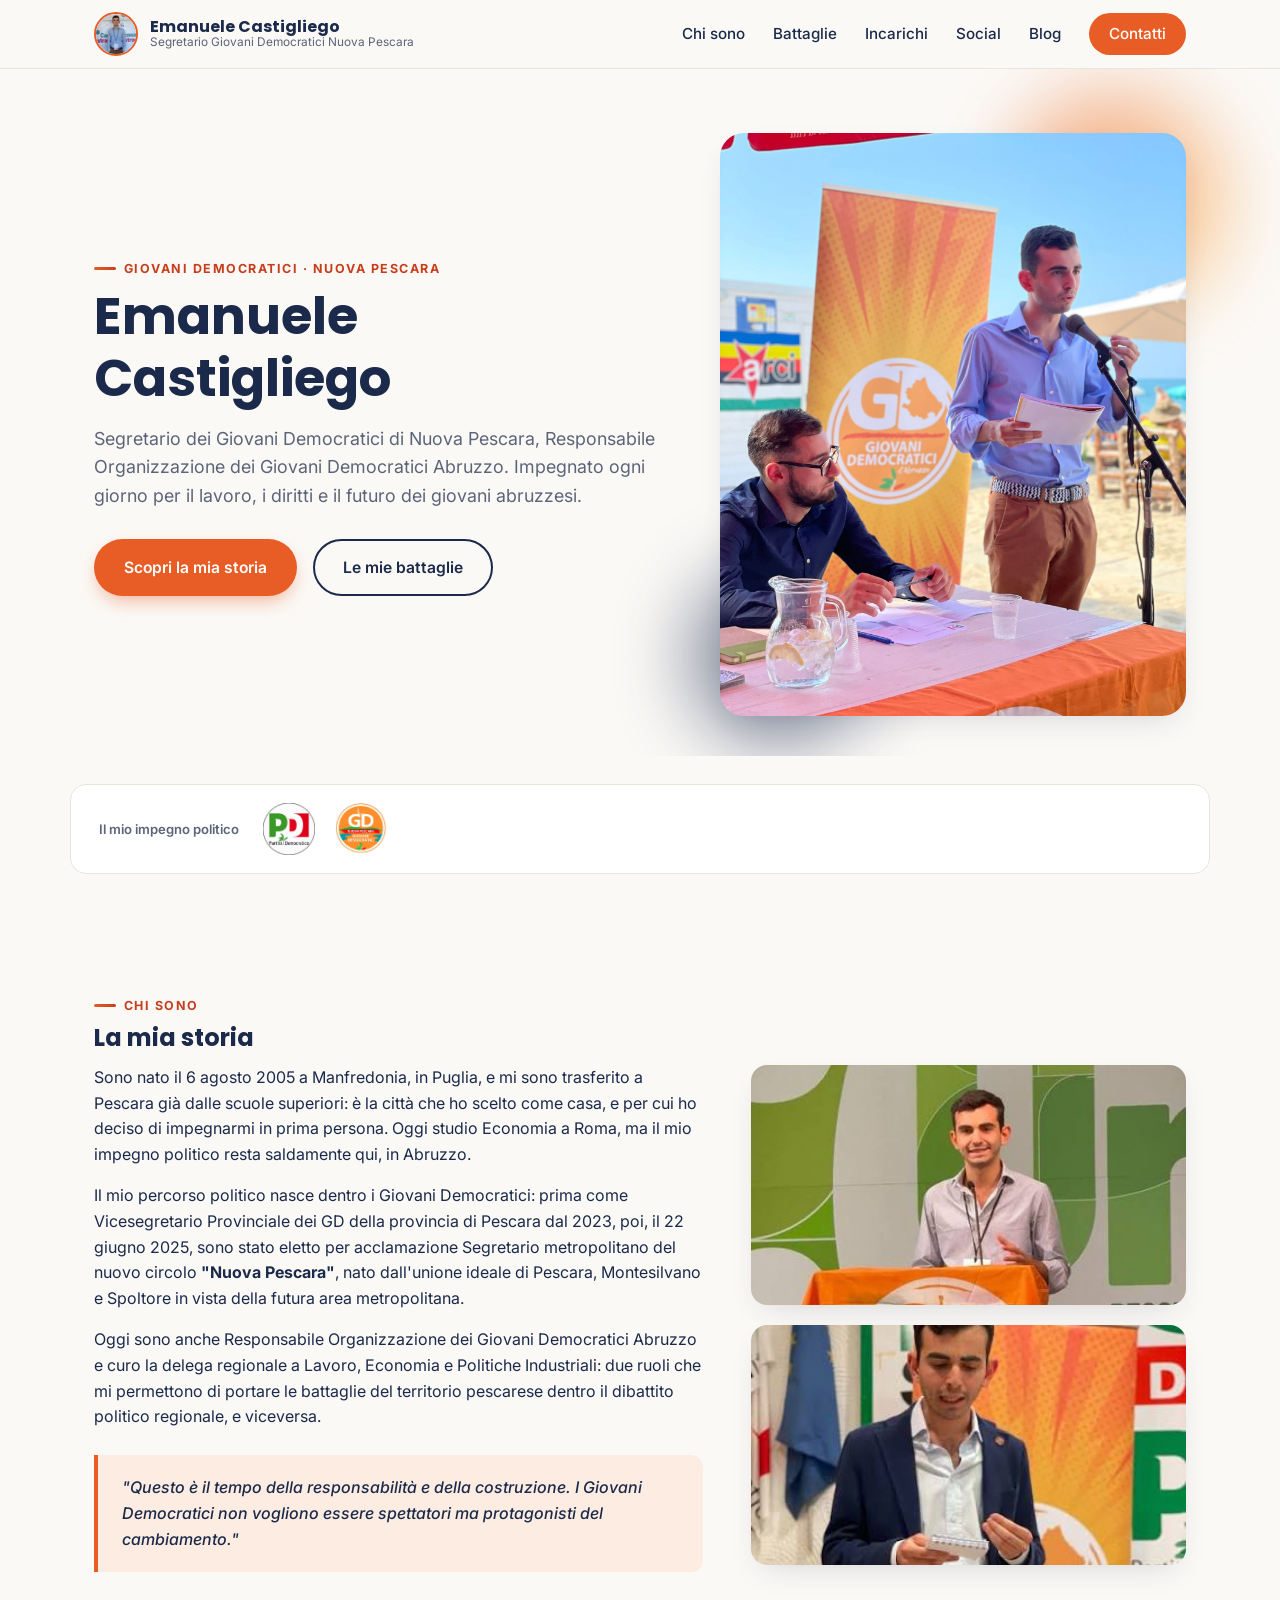
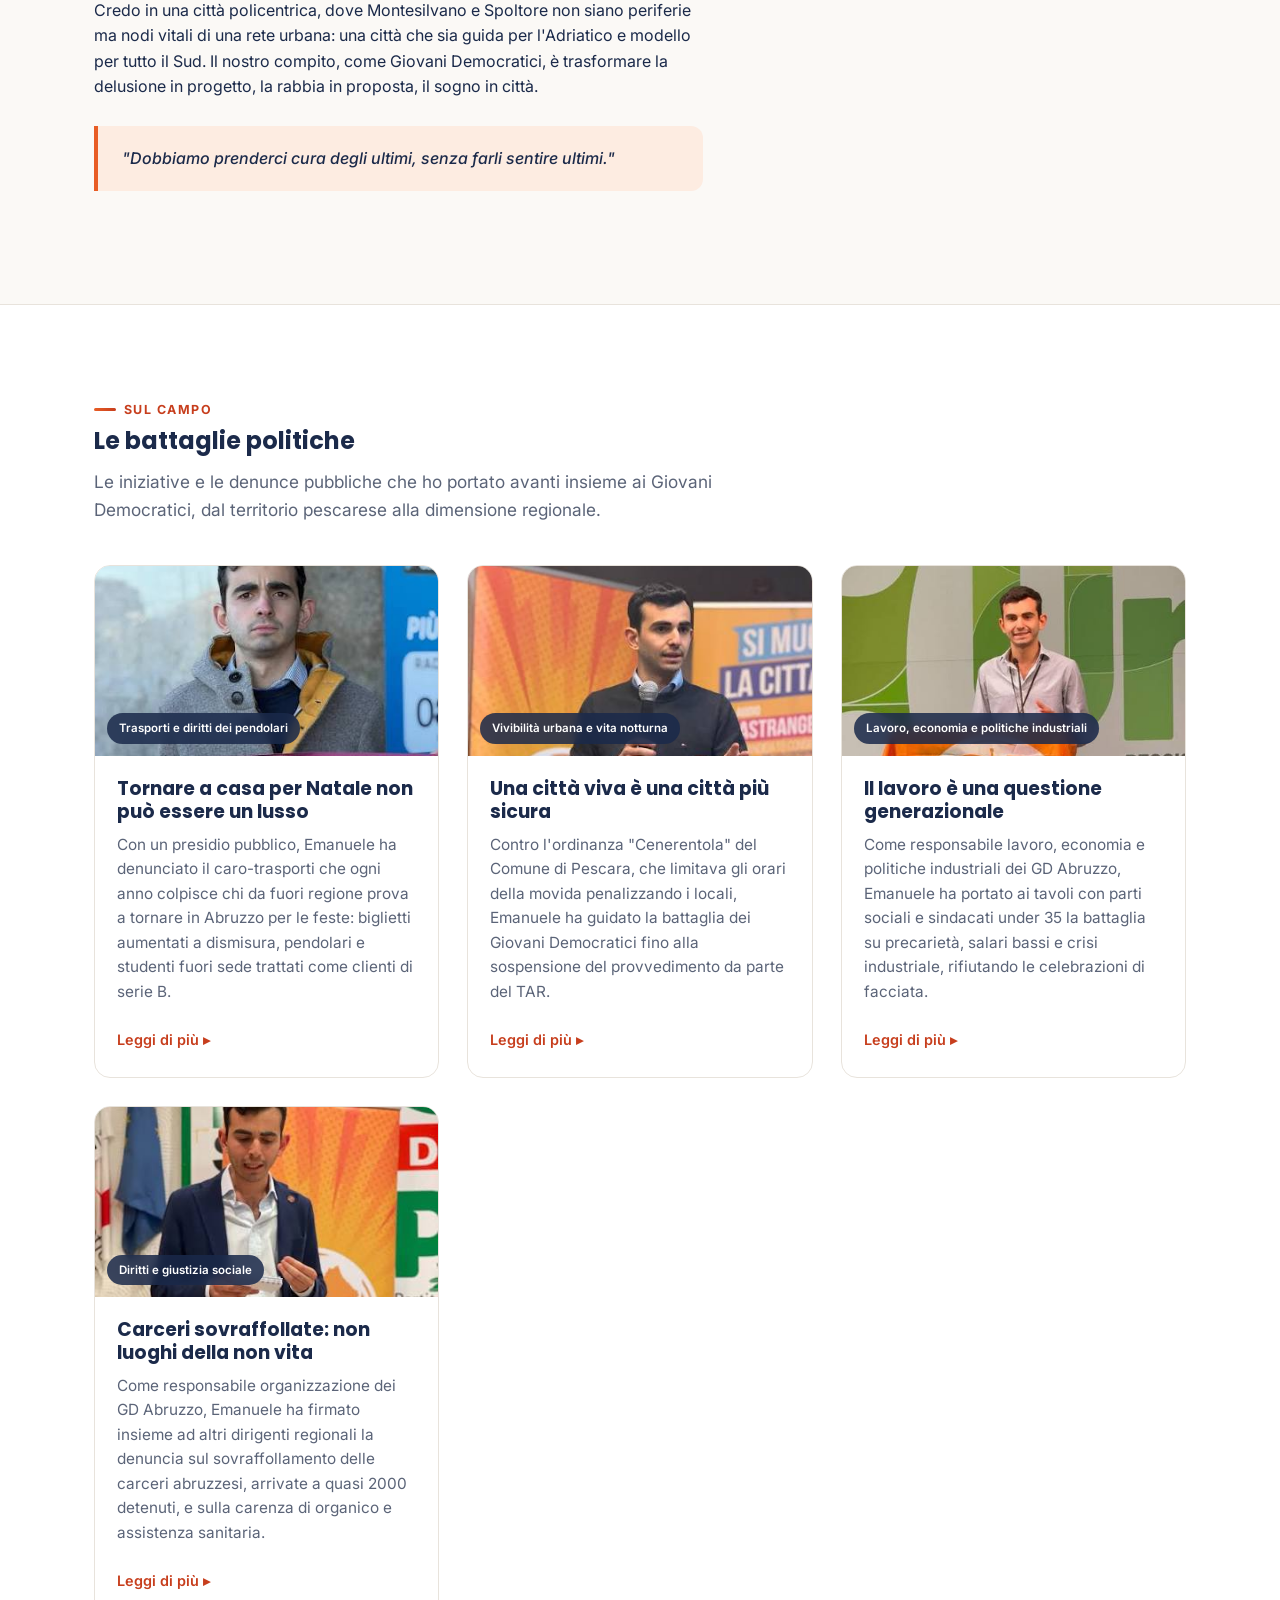
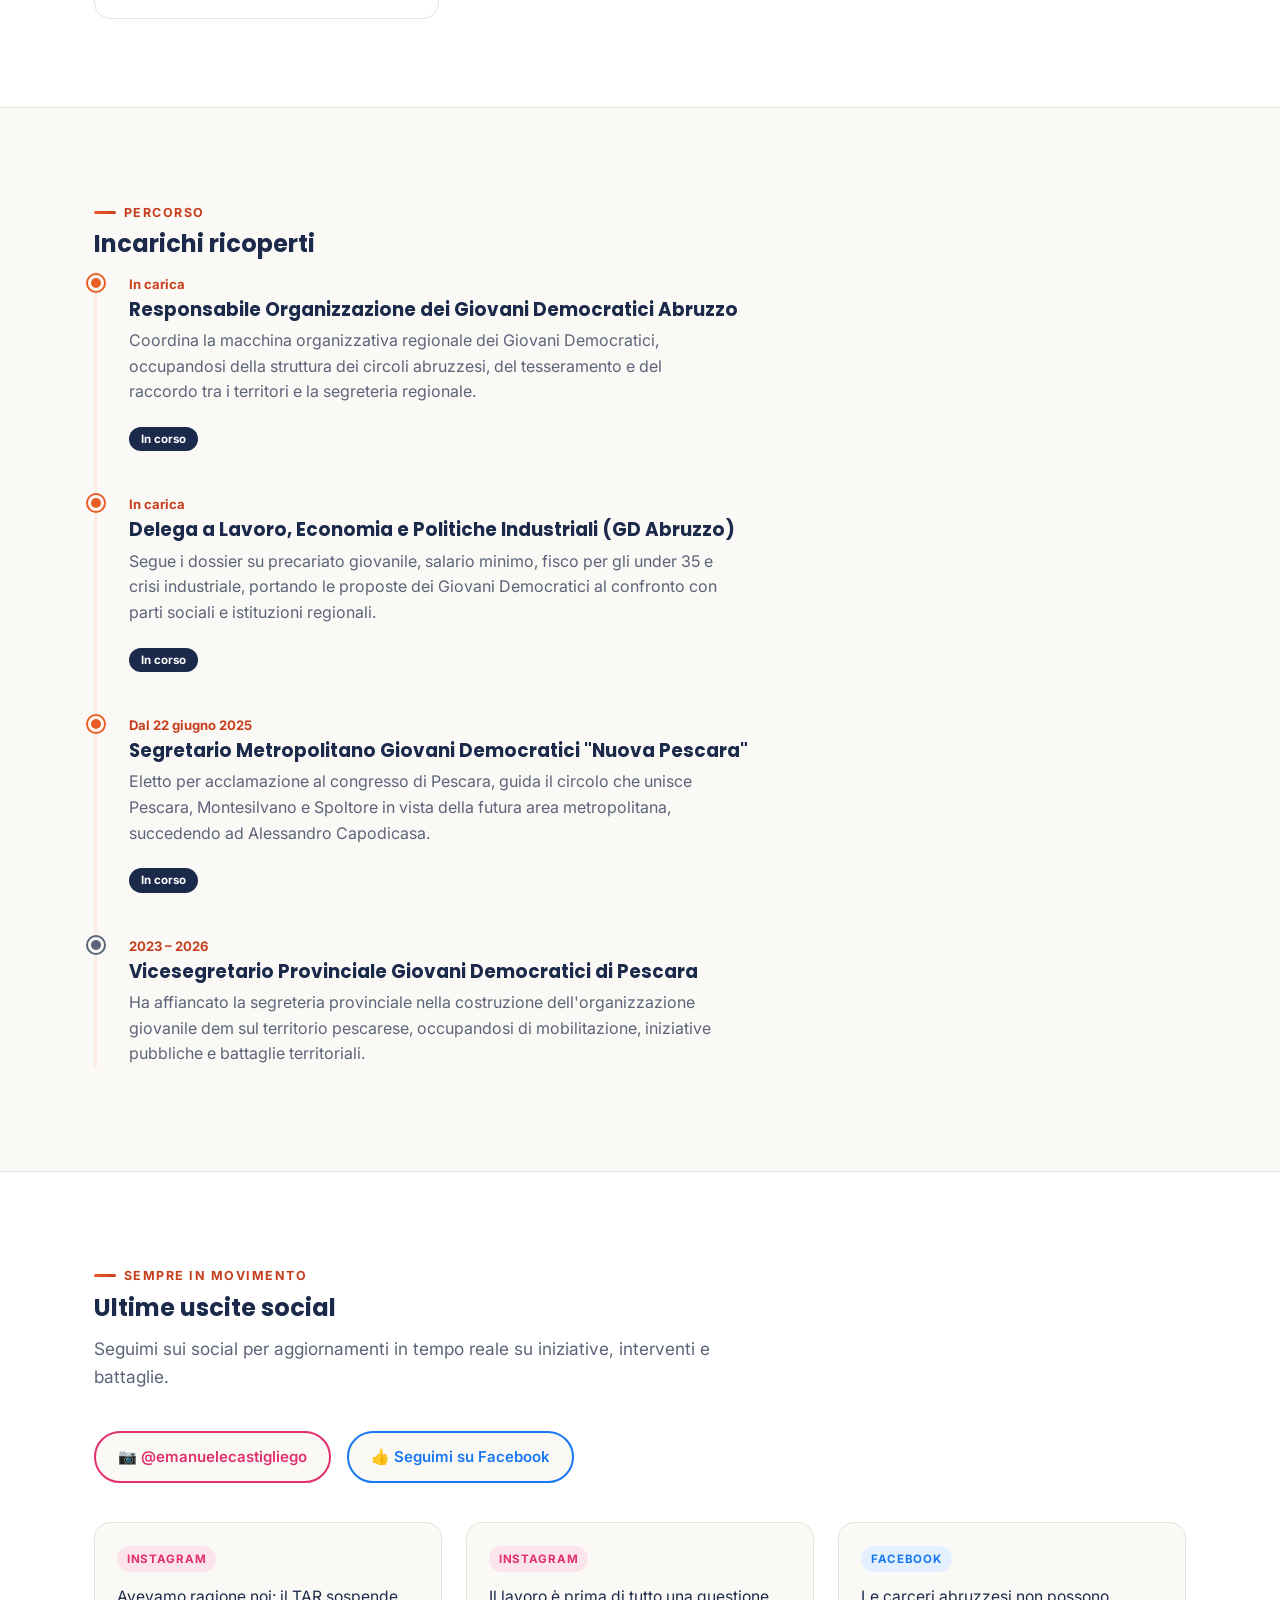
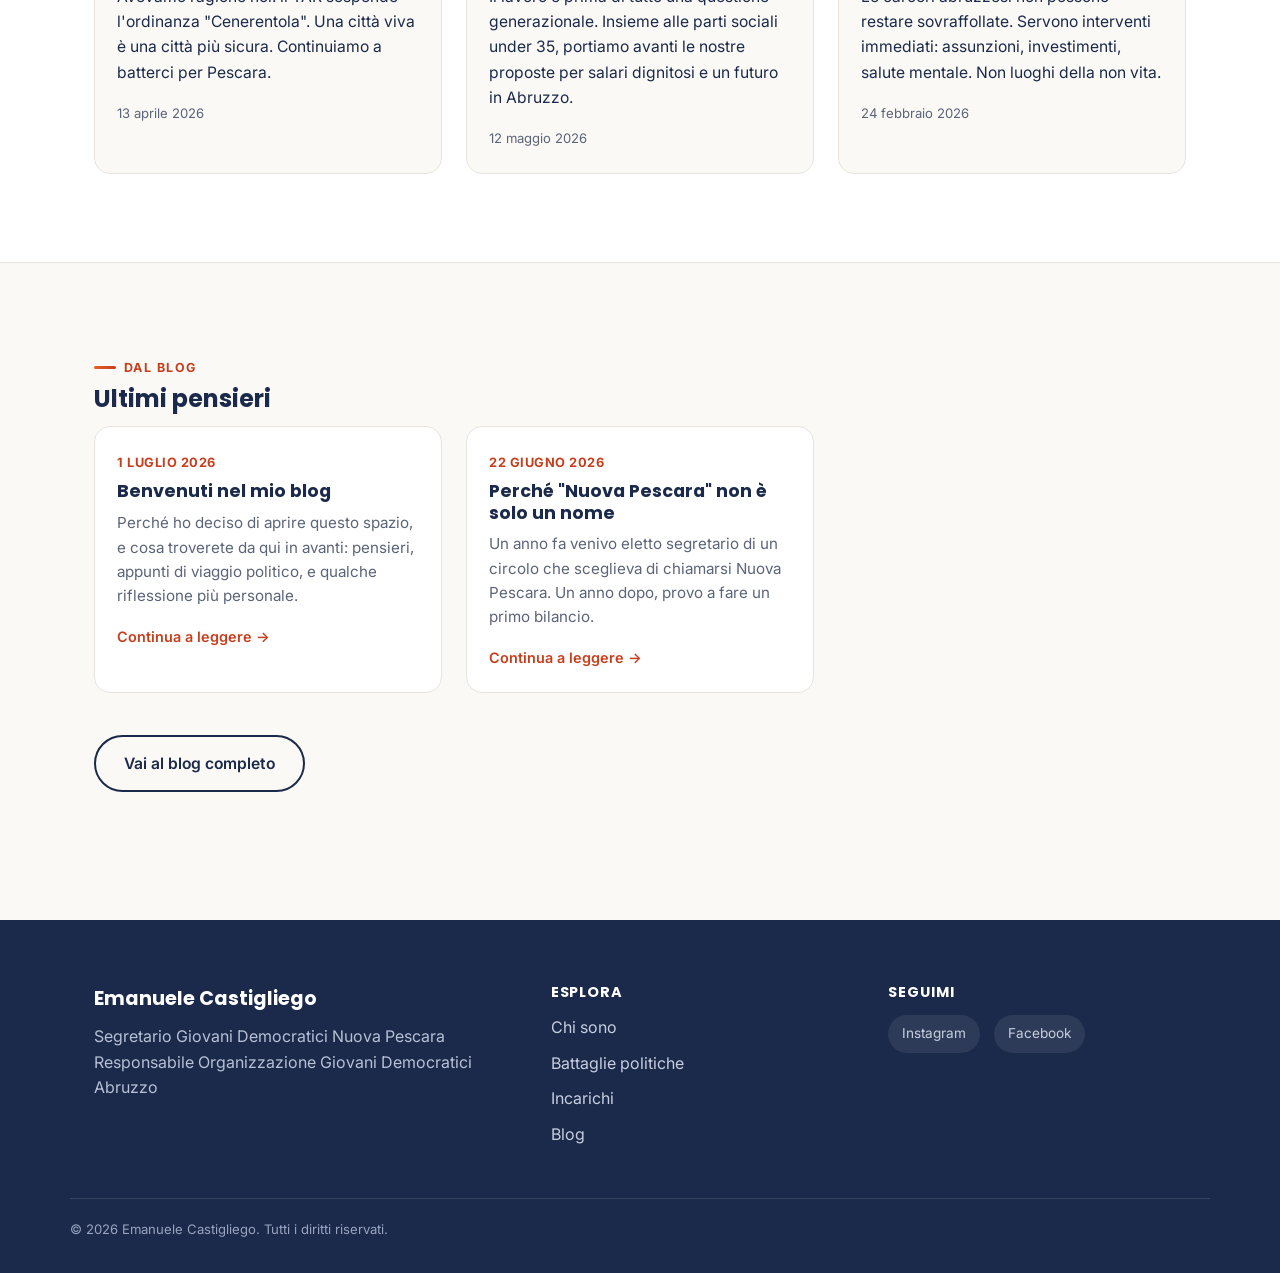
<file: index.html>
<!DOCTYPE html>
<html lang="it">
<head>
<meta charset="UTF-8">
<meta name="viewport" content="width=device-width, initial-scale=1.0">
<title>Emanuele Castigliego — Segretario Giovani Democratici Nuova Pescara</title>
<meta name="description" content="Sito ufficiale di Emanuele Castigliego, Segretario dei Giovani Democratici di Nuova Pescara e Responsabile Organizzazione dei Giovani Democratici Abruzzo.">
<meta property="og:title" content="Emanuele Castigliego">
<meta property="og:description" content="Segretario dei Giovani Democratici di Nuova Pescara e Responsabile Organizzazione dei Giovani Democratici Abruzzo.">
<meta property="og:type" content="website">
<meta property="og:image" content="/images/hero/badge-headshot.jpg">
<meta name="twitter:card" content="summary_large_image">
<link rel="icon" href="/favicon.svg" type="image/svg+xml">
<link rel="preconnect" href="https://fonts.googleapis.com">
<link rel="preconnect" href="https://fonts.gstatic.com" crossorigin>
<link href="https://fonts.googleapis.com/css2?family=Poppins:wght@600;700;800&family=Inter:wght@400;500;600&display=swap" rel="stylesheet">
<link rel="stylesheet" href="/css/style.css">
</head>
<body>

<header class="site-header">
  <div class="container header-inner">
    <a href="/" class="brand">
      <img id="brand-photo" src="/images/hero/badge-headshot.jpg" alt="Emanuele Castigliego" class="brand-photo" style="object-position: 50.2% 19.8%;">
      <span class="brand-text">
        <strong>Emanuele Castigliego</strong>
        <small id="brand-subtitle">Segretario Giovani Democratici Nuova Pescara</small>
      </span>
    </a>
    <button class="nav-toggle" aria-label="Apri il menu" aria-expanded="false">
      <span></span><span></span><span></span>
    </button>
    <nav class="main-nav">
      <a href="#storia">Chi sono</a>
      <a href="#battaglie">Battaglie</a>
      <a href="#incarichi">Incarichi</a>
      <a href="#social">Social</a>
      <a href="/blog.html">Blog</a>
      <a href="#contatti" class="nav-cta">Contatti</a>
    </nav>
  </div>
</header>

<main>

<section class="hero">
  <div class="container hero-inner">
    <div class="hero-text">
      <p class="eyebrow" id="hero-eyebrow">Giovani Democratici · Nuova Pescara</p>
      <h1 id="hero-titolo">Emanuele Castigliego</h1>
      <p class="hero-lead" id="hero-lead">Segretario dei Giovani Democratici di Nuova Pescara, Responsabile Organizzazione dei Giovani Democratici Abruzzo. Impegnato ogni giorno per il lavoro, i diritti e il futuro dei giovani abruzzesi.</p>
      <div class="hero-actions">
        <a href="#storia" class="btn btn-primary">Scopri la mia storia</a>
        <a href="#battaglie" class="btn btn-outline" style="margin-top:0;">Le mie battaglie</a>
      </div>
    </div>
    <div class="hero-media reveal">
      <div class="hero-blob hero-blob-1"></div>
      <div class="hero-blob hero-blob-2"></div>
      <img id="hero-immagine" src="/images/generic/congresso-spiaggia.jpg" alt="Emanuele Castigliego interviene al congresso dei Giovani Democratici" loading="eager" style="object-position: 74.8% 24.6%;">
    </div>
  </div>
</section>

<section class="loghi-bar reveal">
  <div class="container loghi-bar-inner">
    <span class="loghi-label">Il mio impegno politico</span>
    <div class="loghi-list">
      <a href="https://www.partitodemocratico.it/" target="_blank" rel="noopener" class="logo-item">
        <img src="/images/loghi/logo-pd.jpg" alt="Partito Democratico">
      </a>
      <span class="logo-item">
        <img src="/images/loghi/logo-gd-nuova-pescara.jpg" alt="Giovani Democratici Nuova Pescara">
      </span>
    </div>
  </div>
</section>

<section class="section" id="storia">
  <div class="container">
    <p class="eyebrow reveal">Chi sono</p>
    <h2 class="reveal">La mia storia</h2>
    <div class="storia-grid">
      <div class="storia-testo reveal" id="storia-testo">
        <p>Caricamento in corso…</p>
      </div>
      <div class="storia-foto reveal-group" id="storia-foto"></div>
    </div>
  </div>
</section>

<section class="section section-alt" id="battaglie">
  <div class="container">
    <p class="eyebrow reveal">Sul campo</p>
    <h2 class="reveal">Le battaglie politiche</h2>
    <p class="section-intro reveal">Le iniziative e le denunce pubbliche che ho portato avanti insieme ai Giovani Democratici, dal territorio pescarese alla dimensione regionale.</p>
    <div class="battaglie-grid reveal-group" id="battaglie-grid">
      <p>Caricamento in corso…</p>
    </div>
  </div>
</section>

<section class="section" id="incarichi">
  <div class="container">
    <p class="eyebrow reveal">Percorso</p>
    <h2 class="reveal">Incarichi ricoperti</h2>
    <div class="timeline reveal-group" id="incarichi-timeline">
      <p>Caricamento in corso…</p>
    </div>
  </div>
</section>

<section class="section section-alt" id="social">
  <div class="container">
    <p class="eyebrow reveal">Sempre in movimento</p>
    <h2 class="reveal">Ultime uscite social</h2>
    <p class="section-intro reveal">Seguimi sui social per aggiornamenti in tempo reale su iniziative, interventi e battaglie.</p>
    <div class="social-follow reveal" id="social-follow"></div>
    <div class="social-grid reveal-group" id="social-grid">
      <p>Caricamento in corso…</p>
    </div>
  </div>
</section>

<section class="section" id="blog-preview">
  <div class="container">
    <p class="eyebrow reveal">Dal blog</p>
    <h2 class="reveal">Ultimi pensieri</h2>
    <div class="blog-preview-grid reveal-group" id="blog-preview-grid">
      <p>Caricamento in corso…</p>
    </div>
    <a href="/blog.html" class="btn btn-outline">Vai al blog completo</a>
  </div>
</section>

</main>

<footer class="site-footer" id="contatti">
  <div class="container footer-inner">
    <div class="footer-brand">
      <strong>Emanuele Castigliego</strong>
      <p>Segretario Giovani Democratici Nuova Pescara<br>Responsabile Organizzazione Giovani Democratici Abruzzo</p>
    </div>
    <div class="footer-links">
      <h4>Esplora</h4>
      <a href="#storia">Chi sono</a>
      <a href="#battaglie">Battaglie politiche</a>
      <a href="#incarichi">Incarichi</a>
      <a href="/blog.html">Blog</a>
    </div>
    <div class="footer-social">
      <h4>Seguimi</h4>
      <div class="social-icons" id="footer-social-icons"></div>
      <a class="footer-email" id="footer-email" href="#" style="display:none;"></a>
    </div>
  </div>
  <div class="container footer-bottom">
    <p>&copy; <span id="footer-year">2026</span> Emanuele Castigliego. Tutti i diritti riservati.</p>
  </div>
</footer>

<script src="/js/main.js"></script>
<script src="/js/animations.js"></script>
<script src="/js/site-data.js"></script>
<script src="/js/render-home.js"></script>
</body>
</html>
</file>
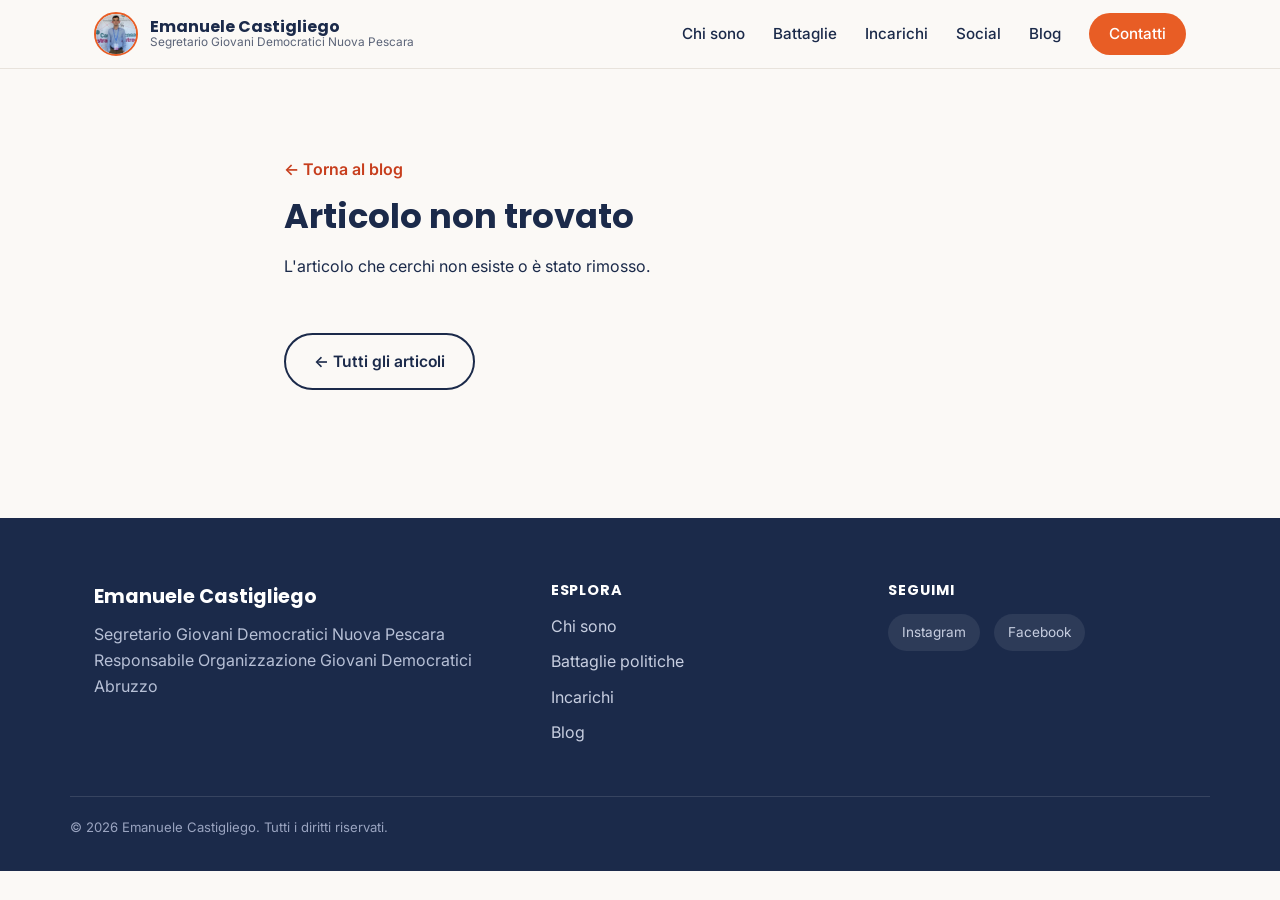
<file: blog-post.html>
<!DOCTYPE html>
<html lang="it">
<head>
<meta charset="UTF-8">
<meta name="viewport" content="width=device-width, initial-scale=1.0">
<title id="page-title">Articolo — Emanuele Castigliego</title>
<meta name="description" id="page-description" content="Blog di Emanuele Castigliego">
<link rel="icon" href="/favicon.svg" type="image/svg+xml">
<link rel="preconnect" href="https://fonts.googleapis.com">
<link rel="preconnect" href="https://fonts.gstatic.com" crossorigin>
<link href="https://fonts.googleapis.com/css2?family=Poppins:wght@600;700;800&family=Inter:wght@400;500;600&display=swap" rel="stylesheet">
<link rel="stylesheet" href="/css/style.css">
</head>
<body>

<header class="site-header">
  <div class="container header-inner">
    <a href="/" class="brand">
      <img id="brand-photo" src="/images/hero/badge-headshot.jpg" alt="Emanuele Castigliego" class="brand-photo" style="object-position: 50.2% 19.8%;">
      <span class="brand-text">
        <strong>Emanuele Castigliego</strong>
        <small id="brand-subtitle">Segretario Giovani Democratici Nuova Pescara</small>
      </span>
    </a>
    <button class="nav-toggle" aria-label="Apri il menu" aria-expanded="false">
      <span></span><span></span><span></span>
    </button>
    <nav class="main-nav">
      <a href="/#storia">Chi sono</a>
      <a href="/#battaglie">Battaglie</a>
      <a href="/#incarichi">Incarichi</a>
      <a href="/#social">Social</a>
      <a href="/blog.html">Blog</a>
      <a href="/#contatti" class="nav-cta">Contatti</a>
    </nav>
  </div>
</header>

<main>
<article class="section post">
  <div class="container post-container" id="post-container">
    <a href="/blog.html" class="back-link">← Torna al blog</a>
    <p>Caricamento in corso…</p>
  </div>
</article>
</main>

<footer class="site-footer" id="contatti">
  <div class="container footer-inner">
    <div class="footer-brand">
      <strong>Emanuele Castigliego</strong>
      <p>Segretario Giovani Democratici Nuova Pescara<br>Responsabile Organizzazione Giovani Democratici Abruzzo</p>
    </div>
    <div class="footer-links">
      <h4>Esplora</h4>
      <a href="/#storia">Chi sono</a>
      <a href="/#battaglie">Battaglie politiche</a>
      <a href="/#incarichi">Incarichi</a>
      <a href="/blog.html">Blog</a>
    </div>
    <div class="footer-social">
      <h4>Seguimi</h4>
      <div class="social-icons" id="footer-social-icons"></div>
      <a class="footer-email" id="footer-email" href="#" style="display:none;"></a>
    </div>
  </div>
  <div class="container footer-bottom">
    <p>&copy; <span id="footer-year">2026</span> Emanuele Castigliego. Tutti i diritti riservati.</p>
  </div>
</footer>

<script src="/js/main.js"></script>
<script src="/js/animations.js"></script>
<script src="/js/site-data.js"></script>
<script>
document.addEventListener("DOMContentLoaded", async () => {
  const container = document.getElementById("post-container");
  const params = new URLSearchParams(window.location.search);
  const slug = params.get("slug");
  try {
    const datiPosts = await caricaJSON("/data/posts.json");
    const posts = datiPosts.posts || [];
    const post = posts.find((p) => p.slug === slug);
    if (!post) {
      container.innerHTML = `
        <a href="/blog.html" class="back-link">← Torna al blog</a>
        <h1>Articolo non trovato</h1>
        <p>L'articolo che cerchi non esiste o è stato rimosso.</p>
        <a href="/blog.html" class="btn btn-outline">← Tutti gli articoli</a>
      `;
      return;
    }
    document.getElementById("page-title").textContent = post.titolo + " — Emanuele Castigliego";
    document.getElementById("page-description").setAttribute("content", post.estratto || "");
    container.innerHTML = `
      <a href="/blog.html" class="back-link">← Torna al blog</a>
      <span class="blog-date">${formattaDataItaliana(post.data)}</span>
      <h1>${post.titolo}</h1>
      ${post.immagine ? `<img class="post-cover" src="${post.immagine}" alt="${post.titolo}" style="object-position: ${post.focus || 'center'};">` : ""}
      <div class="post-content">${markdownSemplice(post.corpo)}</div>
      <a href="/blog.html" class="btn btn-outline">← Tutti gli articoli</a>
    `;
  } catch (e) {
    container.innerHTML = "<p>Non è stato possibile caricare l'articolo.</p>";
    console.error(e);
  }
});
</script>
</body>
</html>
</file>
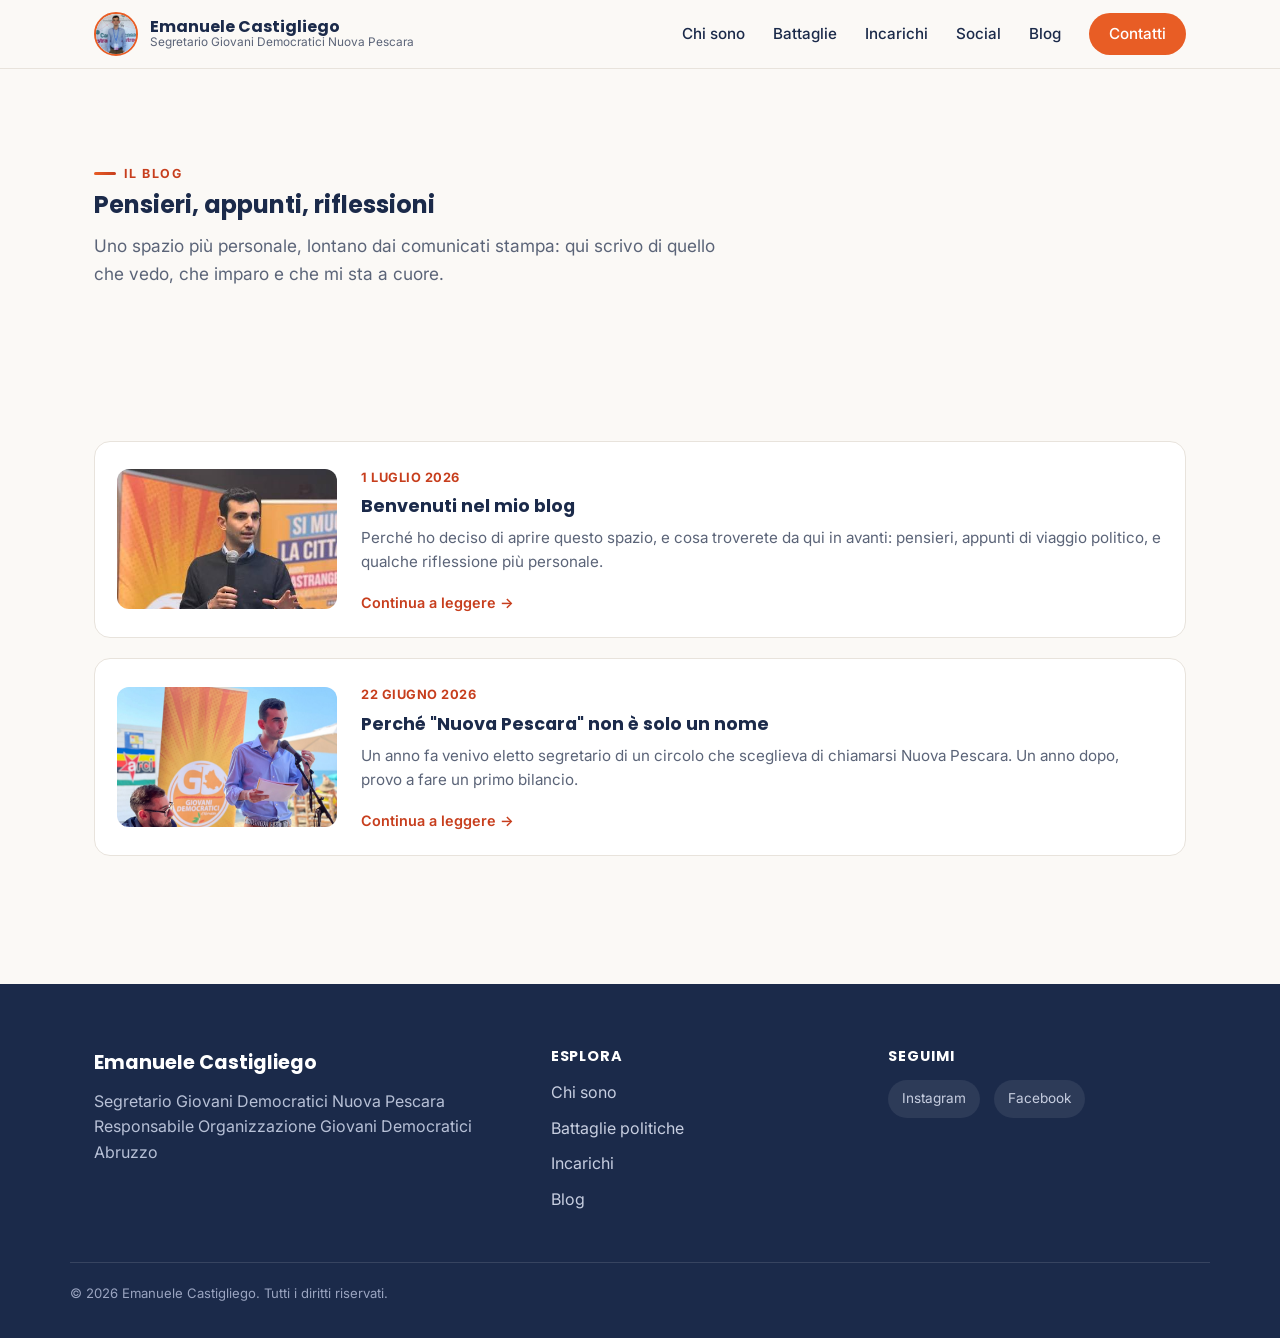
<file: blog.html>
<!DOCTYPE html>
<html lang="it">
<head>
<meta charset="UTF-8">
<meta name="viewport" content="width=device-width, initial-scale=1.0">
<title>Blog — Emanuele Castigliego</title>
<meta name="description" content="Il blog di Emanuele Castigliego: riflessioni personali su politica, Pescara e Abruzzo.">
<link rel="icon" href="/favicon.svg" type="image/svg+xml">
<link rel="preconnect" href="https://fonts.googleapis.com">
<link rel="preconnect" href="https://fonts.gstatic.com" crossorigin>
<link href="https://fonts.googleapis.com/css2?family=Poppins:wght@600;700;800&family=Inter:wght@400;500;600&display=swap" rel="stylesheet">
<link rel="stylesheet" href="/css/style.css">
</head>
<body>

<header class="site-header">
  <div class="container header-inner">
    <a href="/" class="brand">
      <img id="brand-photo" src="/images/hero/badge-headshot.jpg" alt="Emanuele Castigliego" class="brand-photo" style="object-position: 50.2% 19.8%;">
      <span class="brand-text">
        <strong>Emanuele Castigliego</strong>
        <small id="brand-subtitle">Segretario Giovani Democratici Nuova Pescara</small>
      </span>
    </a>
    <button class="nav-toggle" aria-label="Apri il menu" aria-expanded="false">
      <span></span><span></span><span></span>
    </button>
    <nav class="main-nav">
      <a href="/#storia">Chi sono</a>
      <a href="/#battaglie">Battaglie</a>
      <a href="/#incarichi">Incarichi</a>
      <a href="/#social">Social</a>
      <a href="/blog.html">Blog</a>
      <a href="/#contatti" class="nav-cta">Contatti</a>
    </nav>
  </div>
</header>

<main>
<section class="section blog-hero">
  <div class="container">
    <p class="eyebrow reveal">Il blog</p>
    <h1 class="reveal">Pensieri, appunti, riflessioni</h1>
    <p class="section-intro reveal">Uno spazio più personale, lontano dai comunicati stampa: qui scrivo di quello che vedo, che imparo e che mi sta a cuore.</p>
  </div>
</section>
<section class="section">
  <div class="container">
    <div class="blog-list reveal-group" id="blog-list">
      <p>Caricamento in corso…</p>
    </div>
  </div>
</section>
</main>

<footer class="site-footer" id="contatti">
  <div class="container footer-inner">
    <div class="footer-brand">
      <strong>Emanuele Castigliego</strong>
      <p>Segretario Giovani Democratici Nuova Pescara<br>Responsabile Organizzazione Giovani Democratici Abruzzo</p>
    </div>
    <div class="footer-links">
      <h4>Esplora</h4>
      <a href="/#storia">Chi sono</a>
      <a href="/#battaglie">Battaglie politiche</a>
      <a href="/#incarichi">Incarichi</a>
      <a href="/blog.html">Blog</a>
    </div>
    <div class="footer-social">
      <h4>Seguimi</h4>
      <div class="social-icons" id="footer-social-icons"></div>
      <a class="footer-email" id="footer-email" href="#" style="display:none;"></a>
    </div>
  </div>
  <div class="container footer-bottom">
    <p>&copy; <span id="footer-year">2026</span> Emanuele Castigliego. Tutti i diritti riservati.</p>
  </div>
</footer>

<script src="/js/main.js"></script>
<script src="/js/animations.js"></script>
<script src="/js/site-data.js"></script>
<script>
document.addEventListener("DOMContentLoaded", async () => {
  const contenitore = document.getElementById("blog-list");
  try {
    const datiPosts = await caricaJSON("/data/posts.json");
    const posts = datiPosts.posts || [];
    const ordinati = [...posts].sort((a, b) => new Date(b.data) - new Date(a.data));
    if (ordinati.length === 0) {
      contenitore.innerHTML = "<p>Nessun articolo pubblicato ancora. Torna presto!</p>";
      return;
    }
    contenitore.innerHTML = ordinati.map((post) => `
      <a class="blog-card blog-card-lista" href="/blog-post.html?slug=${encodeURIComponent(post.slug)}">
        ${post.immagine ? `<img src="${post.immagine}" alt="${post.titolo}" style="object-position: ${post.focus || 'center'};">` : ""}
        <div>
          <span class="blog-date">${formattaDataItaliana(post.data)}</span>
          <h2>${post.titolo}</h2>
          <p>${post.estratto}</p>
          <span class="blog-readmore">Continua a leggere →</span>
        </div>
      </a>
    `).join("");
  } catch (e) {
    contenitore.innerHTML = "<p>Non è stato possibile caricare gli articoli.</p>";
    console.error(e);
  }
});
</script>
</body>
</html>
</file>
<file: css/style.css>
/* ==========================================================================
   Emanuele Castigliego — stile del sito
   ========================================================================== */

:root {
  --arancio: #E85D25;
  --arancio-scuro: #C73E1D;
  --arancio-chiaro: #FDECE1;
  --blu: #1B2A4A;
  --blu-chiaro: #364268;
  --bg: #FBF9F6;
  --bg-alt: #FFFFFF;
  --testo: #1B2A4A;
  --testo-muto: #5B6478;
  --bordo: #E8E3DC;
  --radius: 16px;
  --ombra: 0 12px 32px -12px rgba(27, 42, 74, 0.18);
  --font-titoli: 'Poppins', 'Segoe UI', sans-serif;
  --font-testo: 'Inter', 'Segoe UI', sans-serif;
}

* { box-sizing: border-box; }

html { scroll-behavior: smooth; }

@media (prefers-reduced-motion: reduce) {
  html { scroll-behavior: auto; }
  * { animation-duration: 0.01ms !important; animation-iteration-count: 1 !important; transition-duration: 0.01ms !important; }
}

body {
  margin: 0;
  font-family: var(--font-testo);
  color: var(--testo);
  background: var(--bg);
  line-height: 1.6;
  -webkit-font-smoothing: antialiased;
}

img { max-width: 100%; display: block; }

a { color: inherit; text-decoration: none; }

h1, h2, h3, h4 {
  font-family: var(--font-titoli);
  line-height: 1.2;
  margin: 0 0 0.5em;
  color: var(--blu);
}

p { margin: 0 0 1em; }

.container {
  max-width: 1140px;
  margin: 0 auto;
  padding: 0 24px;
}

.eyebrow {
  text-transform: uppercase;
  letter-spacing: 0.12em;
  font-weight: 700;
  font-size: 0.78rem;
  color: var(--arancio-scuro);
  margin-bottom: 0.6em;
  position: relative;
  display: inline-flex;
  align-items: center;
  gap: 8px;
}
.eyebrow::before {
  content: "";
  display: inline-block;
  width: 22px;
  height: 3px;
  border-radius: 999px;
  background: linear-gradient(90deg, var(--arancio), var(--arancio-scuro));
}

/* ---------- Animazioni "reveal" allo scroll ---------- */
@keyframes fadeInUp {
  from { opacity: 0; transform: translateY(28px); }
  to { opacity: 1; transform: translateY(0); }
}
@keyframes floatBlob {
  0%, 100% { transform: translate(0, 0) scale(1); }
  50% { transform: translate(-14px, 18px) scale(1.06); }
}
@keyframes pulseDot {
  0% { box-shadow: 0 0 0 0 rgba(232, 93, 37, 0.55); }
  70% { box-shadow: 0 0 0 10px rgba(232, 93, 37, 0); }
  100% { box-shadow: 0 0 0 0 rgba(232, 93, 37, 0); }
}
@keyframes gradientShift {
  0% { background-position: 0% 50%; }
  50% { background-position: 100% 50%; }
  100% { background-position: 0% 50%; }
}

.reveal {
  opacity: 0;
  transform: translateY(28px);
  transition: opacity 0.7s cubic-bezier(0.22, 1, 0.36, 1), transform 0.7s cubic-bezier(0.22, 1, 0.36, 1);
  will-change: opacity, transform;
}
.reveal.in-view { opacity: 1; transform: translateY(0); }

.reveal-group > * {
  opacity: 0;
  transform: translateY(28px);
  transition: opacity 0.6s cubic-bezier(0.22, 1, 0.36, 1), transform 0.6s cubic-bezier(0.22, 1, 0.36, 1);
}
.reveal-group.in-view > * { opacity: 1; transform: translateY(0); }
.reveal-group.in-view > *:nth-child(1) { transition-delay: 0.02s; }
.reveal-group.in-view > *:nth-child(2) { transition-delay: 0.10s; }
.reveal-group.in-view > *:nth-child(3) { transition-delay: 0.18s; }
.reveal-group.in-view > *:nth-child(4) { transition-delay: 0.26s; }
.reveal-group.in-view > *:nth-child(5) { transition-delay: 0.34s; }
.reveal-group.in-view > *:nth-child(6) { transition-delay: 0.42s; }
.reveal-group.in-view > *:nth-child(n+7) { transition-delay: 0.48s; }

.section { padding: 88px 0; }
.section-alt { background: var(--bg-alt); border-top: 1px solid var(--bordo); border-bottom: 1px solid var(--bordo); }
.section-intro { max-width: 640px; color: var(--testo-muto); font-size: 1.08rem; margin-bottom: 2.4em; }

.btn {
  display: inline-flex;
  align-items: center;
  gap: 8px;
  padding: 14px 28px;
  border-radius: 999px;
  font-weight: 600;
  font-size: 0.98rem;
  transition: transform 0.2s cubic-bezier(0.22, 1, 0.36, 1), box-shadow 0.2s ease, background 0.2s ease;
  border: 2px solid transparent;
  cursor: pointer;
  position: relative;
  overflow: hidden;
}
.btn-primary {
  background: var(--arancio);
  color: #fff;
  box-shadow: 0 8px 20px -6px rgba(232, 93, 37, 0.55);
}
.btn-primary:hover { background: var(--arancio-scuro); transform: translateY(-3px) scale(1.03); box-shadow: 0 14px 28px -8px rgba(232, 93, 37, 0.6); }
.btn-primary:active { transform: translateY(-1px) scale(0.98); }
.btn-outline {
  background: transparent;
  border-color: var(--blu);
  color: var(--blu);
  margin-top: 1.6em;
}
.btn-outline:hover { background: var(--blu); color: #fff; transform: translateY(-3px) scale(1.03); }
.btn-outline:active { transform: translateY(-1px) scale(0.98); }

/* ---------- Header ---------- */
.site-header {
  position: sticky;
  top: 0;
  z-index: 100;
  background: rgba(251, 249, 246, 0.92);
  backdrop-filter: blur(8px);
  border-bottom: 1px solid var(--bordo);
}
.header-inner {
  display: flex;
  align-items: center;
  justify-content: space-between;
  padding: 12px 24px;
}
.brand { display: flex; align-items: center; gap: 12px; }
.brand-photo {
  width: 44px; height: 44px;
  border-radius: 50%;
  object-fit: cover;
  border: 2px solid var(--arancio);
}
.brand-text { display: flex; flex-direction: column; line-height: 1.15; }
.brand-text strong { font-family: var(--font-titoli); font-size: 1rem; color: var(--blu); }
.brand-text small { color: var(--testo-muto); font-size: 0.74rem; }

.main-nav { display: flex; align-items: center; gap: 28px; }
.main-nav a { font-weight: 500; font-size: 0.95rem; color: var(--testo); position: relative; transition: color 0.2s ease; }
.main-nav a:not(.nav-cta)::after {
  content: "";
  position: absolute;
  left: 0; bottom: -4px;
  width: 100%; height: 2px;
  background: var(--arancio);
  border-radius: 999px;
  transform: scaleX(0);
  transform-origin: left;
  transition: transform 0.25s cubic-bezier(0.22, 1, 0.36, 1);
}
.main-nav a:not(.nav-cta):hover::after { transform: scaleX(1); }
.main-nav a:hover { color: var(--arancio); }
.nav-cta {
  background: var(--arancio);
  color: #fff !important;
  padding: 9px 20px;
  border-radius: 999px;
  transition: background 0.2s ease, transform 0.2s ease, box-shadow 0.2s ease;
}
.nav-cta:hover { background: var(--arancio-scuro) !important; transform: translateY(-2px); box-shadow: 0 8px 18px -6px rgba(232, 93, 37, 0.5); }
.brand-photo { transition: transform 0.3s ease; }
.brand:hover .brand-photo { transform: scale(1.08) rotate(-3deg); }

.nav-toggle { display: none; background: none; border: none; flex-direction: column; gap: 5px; cursor: pointer; padding: 8px; }
.nav-toggle span { width: 24px; height: 2px; background: var(--blu); border-radius: 2px; }

/* ---------- Hero ---------- */
.hero { padding: 64px 0 40px; overflow: hidden; }
.hero-inner { display: grid; grid-template-columns: 1.1fr 0.9fr; gap: 56px; align-items: center; }
.hero-text h1 {
  font-size: clamp(2.2rem, 4vw, 3.2rem);
  margin-bottom: 0.3em;
  animation: fadeInUp 0.8s cubic-bezier(0.22, 1, 0.36, 1) both;
}
.hero-text .eyebrow { animation: fadeInUp 0.7s cubic-bezier(0.22, 1, 0.36, 1) both; }
.hero-lead { font-size: 1.12rem; color: var(--testo-muto); max-width: 52ch; animation: fadeInUp 0.9s cubic-bezier(0.22, 1, 0.36, 1) both 0.1s; }
.hero-actions { display: flex; gap: 16px; margin-top: 1.8em; flex-wrap: wrap; animation: fadeInUp 1s cubic-bezier(0.22, 1, 0.36, 1) both 0.2s; }
.hero-media { position: relative; }
.hero-media img {
  position: relative;
  z-index: 1;
  border-radius: 24px;
  box-shadow: var(--ombra);
  aspect-ratio: 4/5;
  object-fit: cover;
}
.hero-blob {
  position: absolute;
  border-radius: 50%;
  filter: blur(38px);
  opacity: 0.55;
  z-index: 0;
  animation: floatBlob 9s ease-in-out infinite;
}
.hero-blob-1 {
  width: 220px; height: 220px;
  top: -40px; right: -40px;
  background: linear-gradient(135deg, var(--arancio), #FFC15E);
}
.hero-blob-2 {
  width: 180px; height: 180px;
  bottom: -30px; left: -30px;
  background: linear-gradient(135deg, var(--blu), var(--blu-chiaro));
  animation-delay: 2.5s;
}

/* ---------- Loghi bar ---------- */
.loghi-bar { padding: 28px 0; }
.loghi-bar-inner {
  display: flex;
  align-items: center;
  gap: 24px;
  flex-wrap: wrap;
  padding: 18px 28px;
  background: var(--bg-alt);
  border: 1px solid var(--bordo);
  border-radius: var(--radius);
}
.loghi-label { font-size: 0.82rem; color: var(--testo-muto); font-weight: 600; white-space: nowrap; }
.loghi-list { display: flex; align-items: center; gap: 20px; flex-wrap: wrap; }
.logo-item { display: flex; align-items: center; transition: transform 0.25s cubic-bezier(0.22, 1, 0.36, 1); }
.logo-item img { height: 52px; width: auto; border-radius: 8px; }
a.logo-item:hover { transform: translateY(-3px) scale(1.06); }

/* ---------- Storia ---------- */
.storia-grid { display: grid; grid-template-columns: 1.4fr 1fr; gap: 48px; align-items: start; }
.storia-testo blockquote {
  margin: 1.6em 0;
  padding: 20px 24px;
  border-left: 4px solid var(--arancio);
  background: var(--arancio-chiaro);
  border-radius: 0 12px 12px 0;
  font-style: italic;
  font-weight: 500;
  color: var(--blu);
}
.storia-foto { display: flex; flex-direction: column; gap: 20px; position: sticky; top: 96px; }
.storia-foto img {
  border-radius: var(--radius);
  box-shadow: var(--ombra);
  object-fit: cover;
  height: 240px;
  width: 100%;
  transition: transform 0.35s cubic-bezier(0.22, 1, 0.36, 1), box-shadow 0.35s ease;
}
.storia-foto img:hover { transform: translateY(-4px) scale(1.015); box-shadow: 0 18px 40px -14px rgba(27, 42, 74, 0.28); }

/* ---------- Battaglie ---------- */
.battaglie-grid { display: grid; grid-template-columns: repeat(3, 1fr); gap: 28px; }
.battaglia-card {
  background: var(--bg-alt);
  border: 1px solid var(--bordo);
  border-radius: var(--radius);
  overflow: hidden;
  display: flex;
  flex-direction: column;
  transition: transform 0.2s ease, box-shadow 0.2s ease;
}
.battaglia-card:hover { transform: translateY(-6px); box-shadow: var(--ombra); }
.battaglia-img { position: relative; height: 190px; overflow: hidden; }
.battaglia-img img { width: 100%; height: 100%; object-fit: cover; transition: transform 0.5s cubic-bezier(0.22, 1, 0.36, 1); }
.battaglia-card:hover .battaglia-img img { transform: scale(1.08); }
.battaglia-tag {
  position: absolute;
  bottom: 12px; left: 12px;
  background: rgba(27, 42, 74, 0.85);
  color: #fff;
  font-size: 0.72rem;
  font-weight: 600;
  padding: 6px 12px;
  border-radius: 999px;
  backdrop-filter: blur(4px);
}
.battaglia-body { padding: 22px 22px 26px; flex: 1; display: flex; flex-direction: column; }
.battaglia-body h3 { font-size: 1.18rem; margin-bottom: 0.5em; }
.battaglia-body p { color: var(--testo-muto); font-size: 0.96rem; }
.battaglia-body details { margin-top: auto; padding-top: 8px; }
.battaglia-body summary {
  cursor: pointer;
  font-weight: 600;
  color: var(--arancio-scuro);
  font-size: 0.9rem;
  list-style: none;
}
.battaglia-body summary::-webkit-details-marker { display: none; }
.battaglia-body summary::after { content: " ▸"; }
.battaglia-body details[open] summary::after { content: " ▾"; }
.fonti { list-style: none; padding: 0; margin: 0.8em 0 0; font-size: 0.85rem; }
.fonti li { margin-bottom: 6px; }
.fonti a { color: var(--blu-chiaro); text-decoration: underline; }

/* ---------- Timeline incarichi ---------- */
.timeline { position: relative; padding-left: 32px; border-left: 3px solid var(--arancio-chiaro); }
.timeline-item { position: relative; padding-bottom: 40px; }
.timeline-item:last-child { padding-bottom: 0; }
.timeline-dot {
  position: absolute;
  left: -41px; top: 4px;
  width: 16px; height: 16px;
  border-radius: 50%;
  background: var(--arancio);
  border: 3px solid var(--bg);
  box-shadow: 0 0 0 2px var(--arancio);
}
.timeline-attuale .timeline-dot { animation: pulseDot 2.4s ease-out infinite; }
.timeline-concluso .timeline-dot { background: var(--testo-muto); box-shadow: 0 0 0 2px var(--testo-muto); }
.timeline-item { transition: transform 0.2s ease; }
.timeline-item:hover { transform: translateX(4px); }
.timeline-periodo { display: inline-block; font-size: 0.82rem; font-weight: 700; color: var(--arancio-scuro); margin-bottom: 4px; }
.timeline-content h3 { font-size: 1.15rem; margin-bottom: 0.4em; }
.timeline-content p { color: var(--testo-muto); max-width: 60ch; }
.badge-attuale {
  display: inline-block;
  margin-top: 6px;
  background: var(--blu);
  color: #fff;
  font-size: 0.72rem;
  font-weight: 700;
  padding: 3px 12px;
  border-radius: 999px;
}

/* ---------- Social ---------- */
.social-follow { display: flex; gap: 16px; flex-wrap: wrap; margin-bottom: 2.4em; }
.social-follow-btn {
  padding: 12px 22px;
  border-radius: 999px;
  font-weight: 600;
  font-size: 0.94rem;
  border: 2px solid var(--bordo);
  background: var(--bg);
}
.social-follow-btn.instagram { border-color: #E1306C; color: #E1306C; }
.social-follow-btn.facebook { border-color: #1877F2; color: #1877F2; }
.social-follow-btn { transition: background 0.2s ease, color 0.2s ease, transform 0.2s ease, box-shadow 0.2s ease; }
.social-follow-btn:hover { background: currentColor; transform: translateY(-3px) scale(1.04); box-shadow: var(--ombra); }
.social-follow-btn.instagram:hover { color: #fff; }
.social-follow-btn.facebook:hover { color: #fff; }

.social-grid { display: grid; grid-template-columns: repeat(3, 1fr); gap: 24px; }
.social-card {
  background: var(--bg);
  border: 1px solid var(--bordo);
  border-radius: var(--radius);
  padding: 22px;
  transition: transform 0.2s ease, box-shadow 0.2s ease;
}
.social-card:hover { transform: translateY(-4px); box-shadow: var(--ombra); }
.social-platform {
  display: inline-block;
  font-size: 0.72rem;
  font-weight: 700;
  text-transform: uppercase;
  letter-spacing: 0.06em;
  padding: 4px 10px;
  border-radius: 999px;
  margin-bottom: 12px;
}
.social-instagram { background: #FCE4EC; color: #E1306C; }
.social-facebook { background: #E3F0FF; color: #1877F2; }
.social-twitter { background: #E8ECEF; color: #14171A; }
.social-card p { color: var(--testo); font-size: 0.98rem; }
.social-date { color: var(--testo-muto); font-size: 0.82rem; }

/* ---------- Blog ---------- */
.blog-preview-grid { display: grid; grid-template-columns: repeat(3, 1fr); gap: 24px; margin-bottom: 1em; }
.blog-card {
  display: block;
  background: var(--bg-alt);
  border: 1px solid var(--bordo);
  border-radius: var(--radius);
  padding: 22px;
  transition: transform 0.2s ease, box-shadow 0.2s ease;
}
.blog-card:hover { transform: translateY(-4px); box-shadow: var(--ombra); }
.blog-date { color: var(--arancio-scuro); font-size: 0.8rem; font-weight: 700; text-transform: uppercase; letter-spacing: 0.04em; }
.blog-card h2, .blog-card h3 { margin-top: 0.4em; font-size: 1.1rem; }
.blog-card p { color: var(--testo-muto); font-size: 0.95rem; }
.blog-readmore { color: var(--arancio-scuro); font-weight: 600; font-size: 0.9rem; }

.blog-hero { padding-bottom: 24px; }
.blog-list { display: flex; flex-direction: column; gap: 20px; }
.blog-card-lista { display: grid; grid-template-columns: 220px 1fr; gap: 24px; align-items: center; overflow: hidden; }
.blog-card-lista img { width: 100%; height: 140px; object-fit: cover; border-radius: 12px; transition: transform 0.5s cubic-bezier(0.22, 1, 0.36, 1); }
.blog-card-lista:hover img { transform: scale(1.06); }

.post-container { max-width: 760px; }
.back-link { display: block; margin-bottom: 14px; color: var(--arancio-scuro); font-weight: 600; }
.post h1 { font-size: 2.1rem; margin-top: 0.2em; }
.post-cover { width: 100%; border-radius: var(--radius); margin: 1.4em 0; max-height: 420px; object-fit: cover; }
.post-content { font-size: 1.06rem; }
.post-content p { margin-bottom: 1.3em; }
.post .btn-outline { margin-top: 2.4em; }

/* ---------- Footer ---------- */
.site-footer { background: var(--blu); color: #EDEFF5; padding: 64px 0 0; margin-top: 40px; }
.footer-inner { display: grid; grid-template-columns: 1.4fr 1fr 1fr; gap: 40px; padding-bottom: 40px; }
.footer-brand strong { font-family: var(--font-titoli); font-size: 1.2rem; color: #fff; }
.footer-brand p { color: #B7C0D6; margin-top: 0.6em; }
.footer-links h4, .footer-social h4 { color: #fff; font-size: 0.9rem; text-transform: uppercase; letter-spacing: 0.06em; margin-bottom: 1em; }
.footer-links a, .footer-social a { display: block; color: #C7CEE0; margin-bottom: 10px; }
.footer-links a:hover, .footer-social a:hover, .footer-email:hover { color: var(--arancio); }
.social-icons { display: flex; gap: 14px; margin-bottom: 14px; }
.social-icons a { background: rgba(255,255,255,0.08); padding: 8px 14px; border-radius: 999px; font-size: 0.85rem; margin-bottom: 0; }
.footer-email { color: #C7CEE0; }
.footer-bottom { border-top: 1px solid rgba(255,255,255,0.12); padding: 20px 0; font-size: 0.82rem; color: #9AA4C0; }

/* ---------- Responsive ---------- */
@media (max-width: 900px) {
  .hero-inner { grid-template-columns: 1fr; }
  .hero-media { order: -1; }
  .storia-grid { grid-template-columns: 1fr; }
  .storia-foto { position: static; flex-direction: row; }
  .battaglie-grid { grid-template-columns: repeat(2, 1fr); }
  .social-grid { grid-template-columns: repeat(2, 1fr); }
  .blog-preview-grid { grid-template-columns: repeat(2, 1fr); }
  .footer-inner { grid-template-columns: 1fr 1fr; }
}

@media (max-width: 680px) {
  .main-nav {
    position: fixed;
    top: 68px; left: 0; right: 0;
    background: var(--bg-alt);
    flex-direction: column;
    align-items: flex-start;
    gap: 0;
    padding: 8px 24px 20px;
    border-bottom: 1px solid var(--bordo);
    transform: translateY(-130%);
    opacity: 0;
    transition: transform 0.25s ease, opacity 0.25s ease;
  }
  .main-nav.open { transform: translateY(0); opacity: 1; }
  .main-nav a { padding: 12px 0; width: 100%; border-bottom: 1px solid var(--bordo); }
  .nav-cta { margin-top: 10px; text-align: center; }
  .nav-toggle { display: flex; }
  .section { padding: 56px 0; }
  .battaglie-grid, .social-grid, .blog-preview-grid { grid-template-columns: 1fr; }
  .footer-inner { grid-template-columns: 1fr; }
  .storia-foto { flex-direction: column; }
  .blog-card-lista { grid-template-columns: 1fr; }
  .blog-card-lista img { height: 180px; }
  .loghi-bar-inner { flex-direction: column; align-items: flex-start; }
}
</file>
